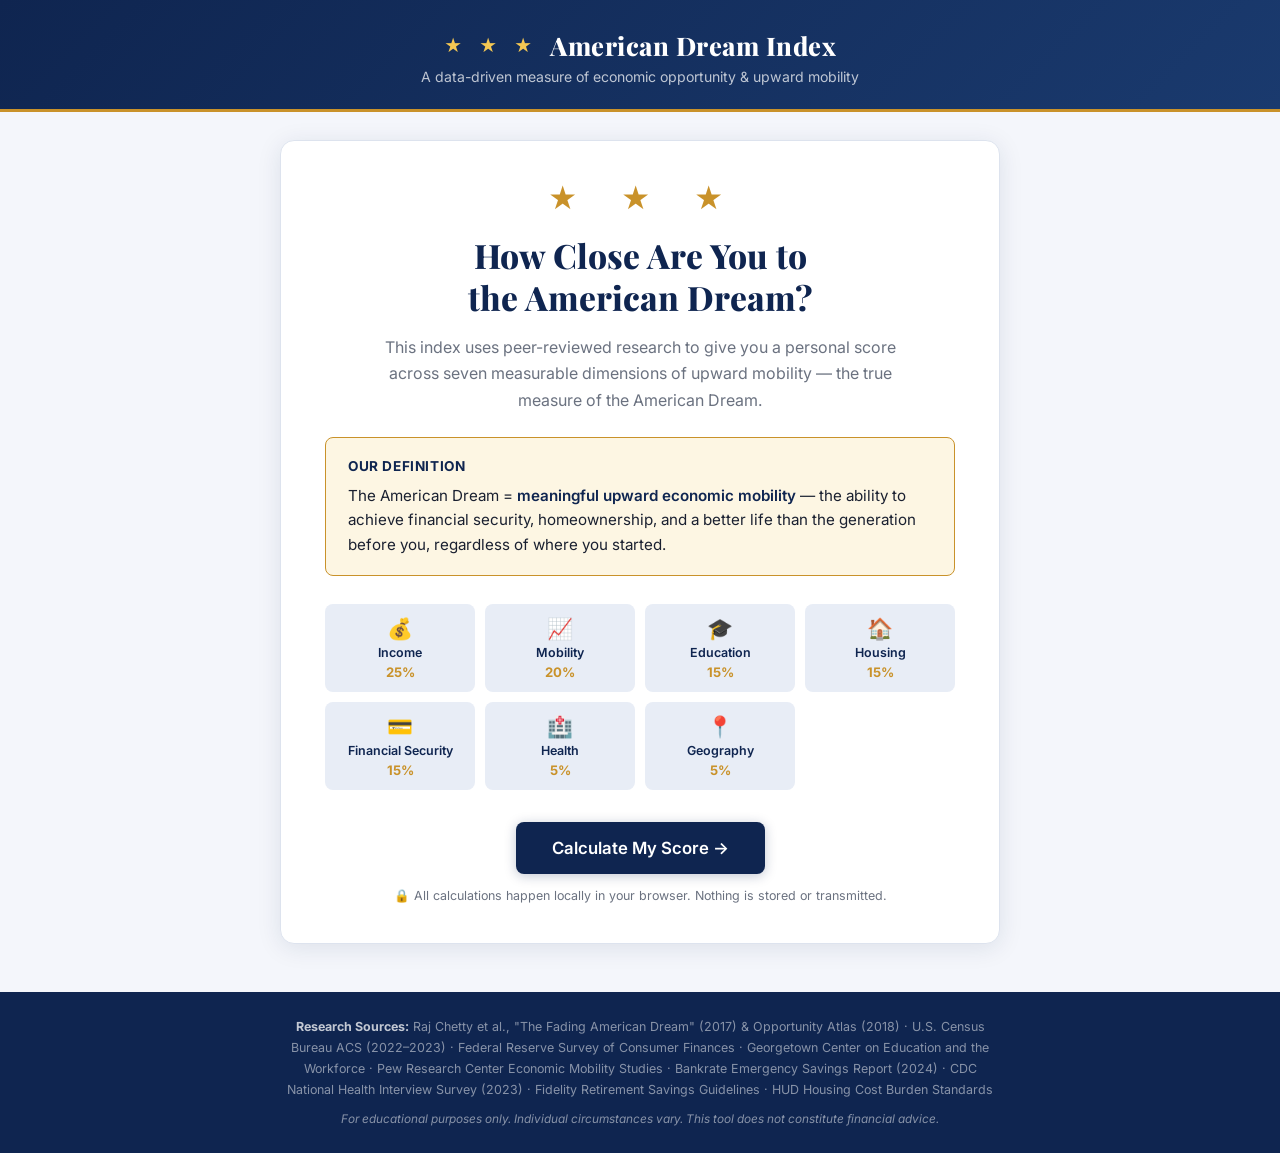
<file: index.html>
<!DOCTYPE html>
<html lang="en">
<head>
  <meta charset="UTF-8">
  <meta name="viewport" content="width=device-width, initial-scale=1.0">
  <title>American Dream Index</title>
  <link rel="stylesheet" href="styles.css">
  <link rel="preconnect" href="https://fonts.googleapis.com">
  <link href="https://fonts.googleapis.com/css2?family=Inter:wght@300;400;500;600;700;800&family=Playfair+Display:wght@700;800&display=swap" rel="stylesheet">
</head>
<body>

  <header class="site-header">
    <div class="header-inner">
      <div class="logo">
        <span class="logo-stars">★ ★ ★</span>
        <span class="logo-title">American Dream Index</span>
      </div>
      <p class="header-sub">A data-driven measure of economic opportunity &amp; upward mobility</p>
    </div>
  </header>

  <main>
    <div class="progress-wrap" id="progressWrap" style="display:none">
      <div class="progress-track"><div class="progress-bar" id="progressBar"></div></div>
      <span class="progress-label" id="progressLabel"></span>
    </div>

    <div id="stepsRoot">

      <!-- STEP 0: Welcome -->
      <section class="step active" id="step-0">
        <div class="card welcome-card">
          <div class="welcome-stars">★&nbsp;&nbsp;★&nbsp;&nbsp;★</div>
          <h1 class="welcome-title">How Close Are You to<br>the American Dream?</h1>
          <p class="welcome-intro">This index uses peer-reviewed research to give you a personal score across seven measurable dimensions of upward mobility — the true measure of the American Dream.</p>

          <div class="definition-box">
            <strong>Our Definition</strong>
            <p>The American Dream = <em>meaningful upward economic mobility</em> — the ability to achieve financial security, homeownership, and a better life than the generation before you, regardless of where you started.</p>
          </div>

          <div class="pillars-grid">
            <div class="pillar"><span class="pillar-icon">💰</span><span>Income</span><span class="pillar-weight">25%</span></div>
            <div class="pillar"><span class="pillar-icon">📈</span><span>Mobility</span><span class="pillar-weight">20%</span></div>
            <div class="pillar"><span class="pillar-icon">🎓</span><span>Education</span><span class="pillar-weight">15%</span></div>
            <div class="pillar"><span class="pillar-icon">🏠</span><span>Housing</span><span class="pillar-weight">15%</span></div>
            <div class="pillar"><span class="pillar-icon">💳</span><span>Financial Security</span><span class="pillar-weight">15%</span></div>
            <div class="pillar"><span class="pillar-icon">🏥</span><span>Health</span><span class="pillar-weight">5%</span></div>
            <div class="pillar"><span class="pillar-icon">📍</span><span>Geography</span><span class="pillar-weight">5%</span></div>
          </div>

          <button class="btn btn-primary btn-lg" onclick="goToStep(1)">Calculate My Score →</button>
          <p class="privacy-note">🔒 All calculations happen locally in your browser. Nothing is stored or transmitted.</p>
        </div>
      </section>

      <!-- STEP 1: About You -->
      <section class="step" id="step-1">
        <div class="card">
          <div class="step-icon">👤</div>
          <h2>About You</h2>
          <p class="step-desc">Basic context helps benchmark your results against national data.</p>

          <div class="form-group">
            <label class="form-label">Your current age</label>
            <div class="slider-wrap">
              <input type="range" id="age" min="18" max="75" value="35" class="range-input" oninput="syncSlider('age','ageVal')">
              <div class="slider-readout"><span id="ageVal">35</span> years old</div>
            </div>
          </div>

          <div class="form-group">
            <label class="form-label">State of residence</label>
            <select class="form-select" id="state">
              <option value="">Select your state…</option>
            </select>
          </div>

          <div class="form-group">
            <label class="form-label">Household size (people sharing income/expenses)</label>
            <div class="opt-row" id="householdSize-opts">
              <button class="opt-btn" onclick="pick(this,'householdSize','1')">1</button>
              <button class="opt-btn" onclick="pick(this,'householdSize','2')">2</button>
              <button class="opt-btn" onclick="pick(this,'householdSize','3')">3</button>
              <button class="opt-btn" onclick="pick(this,'householdSize','4')">4</button>
              <button class="opt-btn" onclick="pick(this,'householdSize','5')">5</button>
              <button class="opt-btn" onclick="pick(this,'householdSize','6')">6+</button>
            </div>
          </div>

          <div class="step-nav">
            <button class="btn btn-ghost" onclick="goToStep(0)">← Back</button>
            <button class="btn btn-primary" onclick="next(1,2,['state','householdSize'])">Next →</button>
          </div>
        </div>
      </section>

      <!-- STEP 2: Income -->
      <section class="step" id="step-2">
        <div class="card">
          <div class="step-icon">💰</div>
          <h2>Income &amp; Employment</h2>
          <p class="step-desc">Income is the most direct signal of economic position. The U.S. median household income is <strong>$74,580</strong> (Census Bureau, 2022).</p>

          <div class="form-group">
            <label class="form-label">Total annual household income (before taxes)</label>
            <div class="opt-col" id="income-opts">
              <button class="opt-btn" onclick="pick(this,'income','under25')">Under $25,000</button>
              <button class="opt-btn" onclick="pick(this,'income','25to40')">$25,000 – $40,000</button>
              <button class="opt-btn" onclick="pick(this,'income','40to60')">$40,000 – $60,000</button>
              <button class="opt-btn" onclick="pick(this,'income','60to80')">$60,000 – $80,000</button>
              <button class="opt-btn" onclick="pick(this,'income','80to100')">$80,000 – $100,000</button>
              <button class="opt-btn" onclick="pick(this,'income','100to150')">$100,000 – $150,000</button>
              <button class="opt-btn" onclick="pick(this,'income','150to250')">$150,000 – $250,000</button>
              <button class="opt-btn" onclick="pick(this,'income','over250')">$250,000+</button>
            </div>
          </div>

          <div class="form-group">
            <label class="form-label">Employment status</label>
            <div class="opt-grid" id="employment-opts">
              <button class="opt-btn" onclick="pick(this,'employment','fulltime')">Full-time employed</button>
              <button class="opt-btn" onclick="pick(this,'employment','selfemployed')">Self-employed</button>
              <button class="opt-btn" onclick="pick(this,'employment','parttime')">Part-time employed</button>
              <button class="opt-btn" onclick="pick(this,'employment','retired')">Retired</button>
              <button class="opt-btn" onclick="pick(this,'employment','unemployed')">Unemployed</button>
              <button class="opt-btn" onclick="pick(this,'employment','student')">Student</button>
            </div>
          </div>

          <div class="step-nav">
            <button class="btn btn-ghost" onclick="goToStep(1)">← Back</button>
            <button class="btn btn-primary" onclick="next(2,3,['income','employment'])">Next →</button>
          </div>
        </div>
      </section>

      <!-- STEP 3: Mobility -->
      <section class="step" id="step-3">
        <div class="card">
          <div class="step-icon">📈</div>
          <h2>Upward Mobility</h2>
          <p class="step-desc">Harvard economist Raj Chetty's research shows that <em>where you start</em> strongly predicts where you end up — but surpassing your parents is the defining measure of the American Dream. Only about <strong>50% of Americans</strong> out-earn their parents (Chetty et al., 2017).</p>

          <div class="form-group">
            <label class="form-label">Your parents' economic class while you were growing up</label>
            <div class="opt-col" id="parentsClass-opts">
              <button class="opt-btn" onclick="pick(this,'parentsClass','poor')">Poor — struggled to meet basic needs</button>
              <button class="opt-btn" onclick="pick(this,'parentsClass','working')">Working class — paycheck to paycheck</button>
              <button class="opt-btn" onclick="pick(this,'parentsClass','middle')">Middle class — stable, some savings</button>
              <button class="opt-btn" onclick="pick(this,'parentsClass','uppermiddle')">Upper-middle class — comfortable, vacations, college</button>
              <button class="opt-btn" onclick="pick(this,'parentsClass','wealthy')">Wealthy — significant assets, financial security</button>
            </div>
          </div>

          <div class="form-group">
            <label class="form-label">Compared to your parents at a similar age, your financial situation is…</label>
            <div class="opt-col" id="mobilityChange-opts">
              <button class="opt-btn" onclick="pick(this,'mobilityChange','muchworse')">Much worse than my parents</button>
              <button class="opt-btn" onclick="pick(this,'mobilityChange','worse')">Somewhat worse than my parents</button>
              <button class="opt-btn" onclick="pick(this,'mobilityChange','same')">About the same as my parents</button>
              <button class="opt-btn" onclick="pick(this,'mobilityChange','better')">Somewhat better than my parents</button>
              <button class="opt-btn" onclick="pick(this,'mobilityChange','muchbetter')">Much better than my parents</button>
            </div>
          </div>

          <div class="step-nav">
            <button class="btn btn-ghost" onclick="goToStep(2)">← Back</button>
            <button class="btn btn-primary" onclick="next(3,4,['parentsClass','mobilityChange'])">Next →</button>
          </div>
        </div>
      </section>

      <!-- STEP 4: Education -->
      <section class="step" id="step-4">
        <div class="card">
          <div class="step-icon">🎓</div>
          <h2>Education</h2>
          <p class="step-desc">Education is the strongest predictor of lifetime earnings. Workers with a bachelor's degree earn <strong>84% more</strong> over a lifetime than those with only a high school diploma (Georgetown Center on Education and the Workforce).</p>

          <div class="form-group">
            <label class="form-label">Highest level of education completed</label>
            <div class="opt-col" id="education-opts">
              <button class="opt-btn" onclick="pick(this,'education','nodiploma')">Less than high school diploma</button>
              <button class="opt-btn" onclick="pick(this,'education','highschool')">High school diploma / GED</button>
              <button class="opt-btn" onclick="pick(this,'education','somecollege')">Some college (no degree)</button>
              <button class="opt-btn" onclick="pick(this,'education','associates')">Associate's degree</button>
              <button class="opt-btn" onclick="pick(this,'education','bachelors')">Bachelor's degree</button>
              <button class="opt-btn" onclick="pick(this,'education','graduate')">Graduate or professional degree (MBA, JD, MD, etc.)</button>
            </div>
          </div>

          <div class="form-group">
            <label class="form-label">Current student loan debt</label>
            <div class="opt-col" id="studentDebt-opts">
              <button class="opt-btn" onclick="pick(this,'studentDebt','none')">No student debt</button>
              <button class="opt-btn" onclick="pick(this,'studentDebt','under25k')">Less than $25,000</button>
              <button class="opt-btn" onclick="pick(this,'studentDebt','25to50k')">$25,000 – $50,000</button>
              <button class="opt-btn" onclick="pick(this,'studentDebt','50to100k')">$50,000 – $100,000</button>
              <button class="opt-btn" onclick="pick(this,'studentDebt','over100k')">Over $100,000</button>
            </div>
          </div>

          <div class="step-nav">
            <button class="btn btn-ghost" onclick="goToStep(3)">← Back</button>
            <button class="btn btn-primary" onclick="next(4,5,['education','studentDebt'])">Next →</button>
          </div>
        </div>
      </section>

      <!-- STEP 5: Housing -->
      <section class="step" id="step-5">
        <div class="card">
          <div class="step-icon">🏠</div>
          <h2>Housing &amp; Homeownership</h2>
          <p class="step-desc">Homeownership is the primary wealth-building vehicle for American families and a cornerstone of the Dream. <strong>65.6% of Americans</strong> own their home, though first-time ownership is at a near-50-year low (Census Bureau, 2023).</p>

          <div class="form-group">
            <label class="form-label">Your current housing situation</label>
            <div class="opt-col" id="housingStatus-opts">
              <button class="opt-btn" onclick="pick(this,'housingStatus','ownoutright'); showEquity(false)">Own my home outright (no mortgage)</button>
              <button class="opt-btn" onclick="pick(this,'housingStatus','ownmortgage'); showEquity(true)">Own with a mortgage</button>
              <button class="opt-btn" onclick="pick(this,'housingStatus','rent'); showEquity(false)">Rent</button>
              <button class="opt-btn" onclick="pick(this,'housingStatus','other'); showEquity(false)">Other / unstable / living with family</button>
            </div>
          </div>

          <div class="form-group" id="equityGroup" style="display:none">
            <label class="form-label">Approximate home equity (% of home's value you own)</label>
            <div class="opt-col" id="homeEquity-opts">
              <button class="opt-btn" onclick="pick(this,'homeEquity','underwater')">Underwater / negative equity</button>
              <button class="opt-btn" onclick="pick(this,'homeEquity','under20')">Less than 20%</button>
              <button class="opt-btn" onclick="pick(this,'homeEquity','20to50')">20% – 50%</button>
              <button class="opt-btn" onclick="pick(this,'homeEquity','over50')">More than 50%</button>
            </div>
          </div>

          <div class="form-group">
            <label class="form-label">Housing costs as a % of gross monthly income (rent/mortgage + taxes + insurance)</label>
            <div class="opt-col" id="housingCost-opts">
              <button class="opt-btn" onclick="pick(this,'housingCostPct','under20')">Less than 20% — well within means</button>
              <button class="opt-btn" onclick="pick(this,'housingCostPct','20to28')">20% – 28% — the recommended range</button>
              <button class="opt-btn" onclick="pick(this,'housingCostPct','28to35')">28% – 35% — stretched but manageable</button>
              <button class="opt-btn" onclick="pick(this,'housingCostPct','35to45')">35% – 45% — housing burdened</button>
              <button class="opt-btn" onclick="pick(this,'housingCostPct','over45')">More than 45% — severely burdened</button>
            </div>
          </div>

          <div class="step-nav">
            <button class="btn btn-ghost" onclick="goToStep(4)">← Back</button>
            <button class="btn btn-primary" onclick="next(5,6,['housingStatus','housingCostPct'])">Next →</button>
          </div>
        </div>
      </section>

      <!-- STEP 6: Financial Security -->
      <section class="step" id="step-6">
        <div class="card">
          <div class="step-icon">💳</div>
          <h2>Financial Security</h2>
          <p class="step-desc">Financial resilience determines whether setbacks derail your progress. <strong>56% of Americans</strong> cannot cover a $1,000 emergency expense without debt (Bankrate, 2024).</p>

          <div class="form-group">
            <label class="form-label">Emergency savings (months of living expenses you could cover)</label>
            <div class="opt-col" id="emergencyFund-opts">
              <button class="opt-btn" onclick="pick(this,'emergencyFund','none')">Less than 1 month</button>
              <button class="opt-btn" onclick="pick(this,'emergencyFund','1to3')">1 – 3 months</button>
              <button class="opt-btn" onclick="pick(this,'emergencyFund','3to6')">3 – 6 months</button>
              <button class="opt-btn" onclick="pick(this,'emergencyFund','over6')">More than 6 months</button>
            </div>
          </div>

          <div class="form-group">
            <label class="form-label">Retirement savings trajectory<br><small>Benchmark: 1× salary by 30 · 3× by 40 · 6× by 50 · 8× by 60 (Fidelity)</small></label>
            <div class="opt-col" id="retirement-opts">
              <button class="opt-btn" onclick="pick(this,'retirement','ahead')">Ahead of schedule</button>
              <button class="opt-btn" onclick="pick(this,'retirement','ontrack')">On track</button>
              <button class="opt-btn" onclick="pick(this,'retirement','slightlybehind')">Slightly behind</button>
              <button class="opt-btn" onclick="pick(this,'retirement','significantlybehind')">Significantly behind</button>
              <button class="opt-btn" onclick="pick(this,'retirement','notsaving')">Not saving for retirement yet</button>
            </div>
          </div>

          <div class="form-group">
            <label class="form-label">Non-mortgage debt (credit cards, auto, personal loans) as % of annual income</label>
            <div class="opt-col" id="debtRatio-opts">
              <button class="opt-btn" onclick="pick(this,'debtRatio','under10')">Less than 10% — minimal debt</button>
              <button class="opt-btn" onclick="pick(this,'debtRatio','10to20')">10% – 20%</button>
              <button class="opt-btn" onclick="pick(this,'debtRatio','20to35')">20% – 35%</button>
              <button class="opt-btn" onclick="pick(this,'debtRatio','35to50')">35% – 50%</button>
              <button class="opt-btn" onclick="pick(this,'debtRatio','over50')">More than 50% — high debt burden</button>
            </div>
          </div>

          <div class="step-nav">
            <button class="btn btn-ghost" onclick="goToStep(5)">← Back</button>
            <button class="btn btn-primary" onclick="next(6,7,['emergencyFund','retirement','debtRatio'])">Next →</button>
          </div>
        </div>
      </section>

      <!-- STEP 7: Health -->
      <section class="step" id="step-7">
        <div class="card">
          <div class="step-icon">🏥</div>
          <h2>Health Security</h2>
          <p class="step-desc">Medical debt is a top cause of financial ruin in the U.S. — and the leading driver of bankruptcy. <strong>8.6% of Americans remain uninsured</strong> and 1 in 4 skip needed care due to cost (CDC, 2023).</p>

          <div class="form-group">
            <label class="form-label">Health insurance coverage</label>
            <div class="opt-col" id="insurance-opts">
              <button class="opt-btn" onclick="pick(this,'insurance','employer')">Yes — employer-sponsored plan</button>
              <button class="opt-btn" onclick="pick(this,'insurance','private')">Yes — private / ACA marketplace plan</button>
              <button class="opt-btn" onclick="pick(this,'insurance','government')">Yes — Medicare or Medicaid</button>
              <button class="opt-btn" onclick="pick(this,'insurance','uninsured')">No — currently uninsured</button>
            </div>
          </div>

          <div class="form-group">
            <label class="form-label">How affordable are your out-of-pocket healthcare costs?</label>
            <div class="opt-col" id="healthAfford-opts">
              <button class="opt-btn" onclick="pick(this,'healthAfford','always')">Always affordable — no financial stress</button>
              <button class="opt-btn" onclick="pick(this,'healthAfford','usually')">Usually manageable</button>
              <button class="opt-btn" onclick="pick(this,'healthAfford','sometimes')">Sometimes a financial stretch</button>
              <button class="opt-btn" onclick="pick(this,'healthAfford','rarely')">Often a serious burden</button>
              <button class="opt-btn" onclick="pick(this,'healthAfford','avoid')">I delay or avoid care due to cost</button>
            </div>
          </div>

          <div class="step-nav">
            <button class="btn btn-ghost" onclick="goToStep(6)">← Back</button>
            <button class="btn btn-primary" onclick="submitAndScore()">Calculate My Score →</button>
          </div>
        </div>
      </section>

      <!-- RESULTS -->
      <section class="step" id="step-results"></section>

    </div><!-- /stepsRoot -->
  </main>

  <footer class="site-footer">
    <div class="footer-inner">
      <p><strong>Research Sources:</strong> Raj Chetty et al., "The Fading American Dream" (2017) &amp; Opportunity Atlas (2018) · U.S. Census Bureau ACS (2022–2023) · Federal Reserve Survey of Consumer Finances · Georgetown Center on Education and the Workforce · Pew Research Center Economic Mobility Studies · Bankrate Emergency Savings Report (2024) · CDC National Health Interview Survey (2023) · Fidelity Retirement Savings Guidelines · HUD Housing Cost Burden Standards</p>
      <p class="footer-disclaimer">For educational purposes only. Individual circumstances vary. This tool does not constitute financial advice.</p>
    </div>
  </footer>

  <script src="app.js"></script>
</body>
</html>
</file>
<file: styles.css>
/* =====================================================
   AMERICAN DREAM INDEX — styles.css
   ===================================================== */

:root {
  --navy:       #0f2550;
  --navy-light: #1a3a6e;
  --navy-pale:  #e8edf6;
  --gold:       #c9922a;
  --gold-light: #f5c853;
  --gold-pale:  #fdf6e3;
  --red-score:  #c0392b;
  --orange-score: #e67e22;
  --amber-score:  #d4a017;
  --green-score:  #27ae60;
  --dkgreen-score:#1a6b3a;
  --text:       #1a2030;
  --text-muted: #6b7280;
  --border:     #dde3ee;
  --bg:         #f4f6fb;
  --white:      #ffffff;
  --shadow:     0 4px 24px rgba(15,37,80,0.10);
  --shadow-lg:  0 8px 40px rgba(15,37,80,0.16);
  --radius:     14px;
  --radius-sm:  8px;
  --transition: 0.22s ease;
}

*, *::before, *::after { box-sizing: border-box; margin: 0; padding: 0; }

html { scroll-behavior: smooth; }

body {
  font-family: 'Inter', system-ui, sans-serif;
  background: var(--bg);
  color: var(--text);
  min-height: 100vh;
  display: flex;
  flex-direction: column;
}

/* ---- HEADER ---- */
.site-header {
  background: linear-gradient(135deg, var(--navy) 0%, var(--navy-light) 100%);
  padding: 28px 24px 24px;
  text-align: center;
  border-bottom: 3px solid var(--gold);
}
.header-inner { max-width: 720px; margin: 0 auto; }
.logo { display: flex; align-items: center; justify-content: center; gap: 12px; margin-bottom: 6px; }
.logo-stars { color: var(--gold-light); font-size: 1.1rem; letter-spacing: 6px; }
.logo-title {
  font-family: 'Playfair Display', Georgia, serif;
  font-size: 1.6rem;
  font-weight: 800;
  color: var(--white);
  letter-spacing: 0.5px;
}
.header-sub { color: rgba(255,255,255,0.72); font-size: 0.88rem; font-weight: 400; }

/* ---- PROGRESS ---- */
.progress-wrap {
  max-width: 720px;
  margin: 20px auto 0;
  padding: 0 20px;
  display: flex;
  align-items: center;
  gap: 14px;
}
.progress-track {
  flex: 1;
  height: 6px;
  background: var(--border);
  border-radius: 99px;
  overflow: hidden;
}
.progress-bar {
  height: 100%;
  background: linear-gradient(90deg, var(--navy), var(--gold));
  border-radius: 99px;
  transition: width 0.45s cubic-bezier(0.4,0,0.2,1);
  width: 0%;
}
.progress-label { font-size: 0.78rem; color: var(--text-muted); white-space: nowrap; font-weight: 600; }

/* ---- MAIN / STEPS ---- */
main { flex: 1; padding: 28px 16px 48px; }

#stepsRoot { max-width: 720px; margin: 0 auto; }

.step { display: none; }
.step.active { display: block; animation: fadeSlide 0.3s ease both; }

@keyframes fadeSlide {
  from { opacity: 0; transform: translateY(18px); }
  to   { opacity: 1; transform: translateY(0); }
}

/* ---- CARDS ---- */
.card {
  background: var(--white);
  border-radius: var(--radius);
  box-shadow: var(--shadow);
  padding: 40px 44px;
  border: 1px solid var(--border);
}

@media (max-width: 600px) {
  .card { padding: 28px 22px; }
  .logo-title { font-size: 1.25rem; }
}

/* ---- WELCOME CARD ---- */
.welcome-card { text-align: center; }
.welcome-stars { color: var(--gold); font-size: 1.8rem; letter-spacing: 10px; margin-bottom: 18px; }
.welcome-title {
  font-family: 'Playfair Display', Georgia, serif;
  font-size: 2.1rem;
  font-weight: 800;
  color: var(--navy);
  line-height: 1.25;
  margin-bottom: 16px;
}
.welcome-intro { color: var(--text-muted); font-size: 1rem; line-height: 1.65; max-width: 560px; margin: 0 auto 24px; }

.definition-box {
  background: var(--gold-pale);
  border: 1.5px solid var(--gold);
  border-radius: var(--radius-sm);
  padding: 18px 22px;
  margin: 0 0 28px;
  text-align: left;
  font-size: 0.95rem;
  line-height: 1.6;
}
.definition-box strong { display: block; color: var(--navy); font-weight: 700; margin-bottom: 6px; font-size: 0.85rem; text-transform: uppercase; letter-spacing: 0.6px; }
.definition-box em { font-style: normal; color: var(--navy); font-weight: 600; }

.pillars-grid {
  display: grid;
  grid-template-columns: repeat(4, 1fr);
  gap: 10px;
  margin-bottom: 32px;
}
@media (max-width: 520px) { .pillars-grid { grid-template-columns: repeat(2, 1fr); } }

.pillar {
  display: flex;
  flex-direction: column;
  align-items: center;
  gap: 4px;
  background: var(--navy-pale);
  border-radius: var(--radius-sm);
  padding: 12px 8px;
  font-size: 0.78rem;
  font-weight: 600;
  color: var(--navy);
}
.pillar-icon { font-size: 1.3rem; }
.pillar-weight { color: var(--gold); font-weight: 700; font-size: 0.82rem; }

.privacy-note { font-size: 0.78rem; color: var(--text-muted); margin-top: 14px; }

/* ---- STEP CARDS ---- */
.step-icon { font-size: 2.4rem; margin-bottom: 10px; }
h2 {
  font-family: 'Playfair Display', Georgia, serif;
  font-size: 1.55rem;
  font-weight: 800;
  color: var(--navy);
  margin-bottom: 10px;
}
.step-desc { color: var(--text-muted); font-size: 0.93rem; line-height: 1.6; margin-bottom: 28px; }
.step-desc strong { color: var(--navy); }

/* ---- FORM ELEMENTS ---- */
.form-group { margin-bottom: 26px; }
.form-label {
  display: block;
  font-weight: 600;
  font-size: 0.95rem;
  color: var(--navy);
  margin-bottom: 12px;
  line-height: 1.4;
}
.form-label small { font-weight: 400; color: var(--text-muted); font-size: 0.82rem; }

.form-select {
  width: 100%;
  padding: 11px 14px;
  border: 1.5px solid var(--border);
  border-radius: var(--radius-sm);
  font-family: inherit;
  font-size: 0.95rem;
  color: var(--text);
  background: var(--white);
  appearance: none;
  background-image: url("data:image/svg+xml,%3Csvg xmlns='http://www.w3.org/2000/svg' width='12' height='8' viewBox='0 0 12 8'%3E%3Cpath fill='%236b7280' d='M6 8L0 0h12z'/%3E%3C/svg%3E");
  background-repeat: no-repeat;
  background-position: right 14px center;
  cursor: pointer;
  transition: border-color var(--transition);
}
.form-select:focus { outline: none; border-color: var(--navy); }

/* Slider */
.slider-wrap { display: flex; align-items: center; gap: 16px; }
.range-input {
  flex: 1;
  -webkit-appearance: none;
  height: 6px;
  border-radius: 99px;
  background: var(--border);
  outline: none;
  cursor: pointer;
}
.range-input::-webkit-slider-thumb {
  -webkit-appearance: none;
  width: 22px; height: 22px;
  border-radius: 50%;
  background: var(--navy);
  border: 3px solid var(--white);
  box-shadow: 0 2px 8px rgba(15,37,80,0.3);
  cursor: pointer;
  transition: background var(--transition);
}
.range-input:hover::-webkit-slider-thumb { background: var(--gold); }
.slider-readout {
  font-weight: 700;
  font-size: 1rem;
  color: var(--navy);
  white-space: nowrap;
  min-width: 100px;
}

/* Option buttons */
.opt-col { display: flex; flex-direction: column; gap: 8px; }
.opt-row { display: flex; flex-wrap: wrap; gap: 8px; }
.opt-grid { display: grid; grid-template-columns: 1fr 1fr; gap: 8px; }
@media (max-width: 500px) { .opt-grid { grid-template-columns: 1fr; } }

.opt-btn {
  padding: 11px 16px;
  border: 1.5px solid var(--border);
  border-radius: var(--radius-sm);
  background: var(--white);
  color: var(--text);
  font-family: inherit;
  font-size: 0.92rem;
  font-weight: 500;
  cursor: pointer;
  text-align: left;
  transition: all var(--transition);
  line-height: 1.4;
}
.opt-btn:hover { border-color: var(--navy); background: var(--navy-pale); color: var(--navy); }
.opt-btn.selected {
  border-color: var(--navy);
  background: var(--navy);
  color: var(--white);
  font-weight: 600;
}
.opt-row .opt-btn { text-align: center; flex: 0 0 auto; padding: 10px 18px; }

/* ---- NAVIGATION ---- */
.step-nav { display: flex; justify-content: space-between; align-items: center; margin-top: 32px; gap: 12px; }

/* ---- BUTTONS ---- */
.btn {
  display: inline-flex;
  align-items: center;
  justify-content: center;
  gap: 8px;
  padding: 12px 26px;
  border-radius: var(--radius-sm);
  font-family: inherit;
  font-size: 0.95rem;
  font-weight: 600;
  cursor: pointer;
  border: none;
  transition: all var(--transition);
  text-decoration: none;
  white-space: nowrap;
}
.btn-primary {
  background: var(--navy);
  color: var(--white);
  box-shadow: 0 2px 12px rgba(15,37,80,0.25);
}
.btn-primary:hover { background: var(--navy-light); transform: translateY(-1px); box-shadow: 0 4px 16px rgba(15,37,80,0.3); }
.btn-ghost { background: transparent; color: var(--navy); border: 1.5px solid var(--border); }
.btn-ghost:hover { background: var(--navy-pale); border-color: var(--navy); }
.btn-lg { padding: 16px 36px; font-size: 1.05rem; border-radius: var(--radius-sm); }
.btn-outline-navy { background: transparent; color: var(--navy); border: 2px solid var(--navy); }
.btn-outline-navy:hover { background: var(--navy); color: var(--white); }

/* ---- VALIDATION ERROR ---- */
.validation-error {
  color: #c0392b;
  font-size: 0.84rem;
  font-weight: 600;
  margin-top: 10px;
  padding: 8px 12px;
  background: #fdf0ee;
  border-radius: var(--radius-sm);
  border-left: 3px solid #c0392b;
  display: none;
}

/* =====================================================
   RESULTS PAGE
   ===================================================== */

.results-wrap { animation: fadeSlide 0.4s ease both; }

/* Score Hero */
.score-hero {
  background: linear-gradient(135deg, var(--navy) 0%, #1c3d7a 100%);
  border-radius: var(--radius);
  padding: 44px 40px 36px;
  text-align: center;
  margin-bottom: 24px;
  box-shadow: var(--shadow-lg);
  border: 1px solid rgba(255,255,255,0.08);
}
.score-hero-label {
  font-size: 0.8rem;
  font-weight: 700;
  text-transform: uppercase;
  letter-spacing: 1.5px;
  color: rgba(255,255,255,0.55);
  margin-bottom: 20px;
}
.gauge-svg { display: block; margin: 0 auto 16px; overflow: visible; }
.gauge-track { fill: none; stroke: rgba(255,255,255,0.1); stroke-width: 18; stroke-linecap: round; }
.gauge-fill  { fill: none; stroke-width: 18; stroke-linecap: round; transition: stroke-dashoffset 1.2s cubic-bezier(0.4,0,0.2,1); }
.gauge-score-num { font-family: 'Playfair Display', serif; fill: #fff; font-weight: 800; text-anchor: middle; }
.gauge-score-sub { fill: rgba(255,255,255,0.5); text-anchor: middle; font-family: 'Inter', sans-serif; }

.tier-badge {
  display: inline-block;
  padding: 8px 22px;
  border-radius: 99px;
  font-size: 1rem;
  font-weight: 700;
  letter-spacing: 0.3px;
  margin-bottom: 10px;
}
.tier-living  { background: rgba(26,107,58,0.85);  color: #d4f7e3; }
.tier-ontrack { background: rgba(39,174,96,0.8);   color: #e8fdf0; }
.tier-climbing{ background: rgba(212,160,23,0.85); color: #fffae0; }
.tier-struggle{ background: rgba(230,126,34,0.8);  color: #fff3e0; }
.tier-risk    { background: rgba(192,57,43,0.85);  color: #fde8e6; }

.tier-desc-text { color: rgba(255,255,255,0.75); font-size: 0.93rem; line-height: 1.5; max-width: 460px; margin: 0 auto; }

.meta-tags { display: flex; justify-content: center; gap: 16px; flex-wrap: wrap; margin-top: 16px; }
.meta-tag { font-size: 0.8rem; color: rgba(255,255,255,0.5); font-weight: 500; }
.meta-tag span { color: rgba(255,255,255,0.85); font-weight: 600; }

/* Results grid */
.results-grid { display: grid; gap: 20px; }
.result-card {
  background: var(--white);
  border-radius: var(--radius);
  padding: 28px 32px;
  box-shadow: var(--shadow);
  border: 1px solid var(--border);
}
.result-card h3 {
  font-size: 0.78rem;
  font-weight: 700;
  text-transform: uppercase;
  letter-spacing: 1.2px;
  color: var(--text-muted);
  margin-bottom: 20px;
}

/* Breakdown bars */
.breakdown-list { display: flex; flex-direction: column; gap: 16px; }
.breakdown-item {}
.breakdown-header {
  display: flex;
  justify-content: space-between;
  align-items: baseline;
  margin-bottom: 6px;
}
.breakdown-name { font-size: 0.92rem; font-weight: 600; color: var(--navy); }
.breakdown-score-label { font-size: 0.85rem; font-weight: 700; }
.breakdown-bar-track {
  height: 10px;
  background: #edf0f7;
  border-radius: 99px;
  overflow: hidden;
}
.breakdown-bar-fill {
  height: 100%;
  border-radius: 99px;
  transition: width 1s cubic-bezier(0.4,0,0.2,1);
  width: 0%;
}
.breakdown-context { font-size: 0.78rem; color: var(--text-muted); margin-top: 4px; line-height: 1.4; }

/* Insights */
.insight-list { display: flex; flex-direction: column; gap: 12px; }
.insight-item {
  display: flex;
  gap: 12px;
  padding: 14px 16px;
  border-radius: var(--radius-sm);
  font-size: 0.9rem;
  line-height: 1.55;
}
.insight-positive { background: #f0faf4; border-left: 3px solid var(--green-score); }
.insight-neutral  { background: #fffbf0; border-left: 3px solid var(--amber-score); }
.insight-negative { background: #fef5f4; border-left: 3px solid var(--red-score); }
.insight-icon { font-size: 1.1rem; flex-shrink: 0; margin-top: 1px; }

/* National context stats */
.stat-grid { display: grid; grid-template-columns: 1fr 1fr; gap: 14px; }
@media (max-width: 480px) { .stat-grid { grid-template-columns: 1fr; } }
.stat-box {
  background: var(--navy-pale);
  border-radius: var(--radius-sm);
  padding: 16px 18px;
  text-align: center;
}
.stat-box-num {
  font-family: 'Playfair Display', serif;
  font-size: 1.8rem;
  font-weight: 800;
  color: var(--navy);
  line-height: 1;
  margin-bottom: 4px;
}
.stat-box-label { font-size: 0.78rem; color: var(--text-muted); line-height: 1.35; font-weight: 500; }
.stat-box-sub { font-size: 0.72rem; color: var(--gold); font-weight: 600; margin-top: 3px; }

/* Tips */
.tips-list { display: flex; flex-direction: column; gap: 12px; }
.tip-item {
  display: flex;
  gap: 14px;
  align-items: flex-start;
  padding: 14px 16px;
  background: #f8f9fd;
  border-radius: var(--radius-sm);
  border: 1px solid var(--border);
}
.tip-rank {
  background: var(--navy);
  color: var(--white);
  width: 24px; height: 24px;
  border-radius: 50%;
  display: flex; align-items: center; justify-content: center;
  font-size: 0.78rem;
  font-weight: 700;
  flex-shrink: 0;
}
.tip-content {}
.tip-title { font-weight: 700; font-size: 0.92rem; color: var(--navy); margin-bottom: 3px; }
.tip-body  { font-size: 0.85rem; color: var(--text-muted); line-height: 1.5; }
.tip-potential { font-size: 0.75rem; color: var(--green-score); font-weight: 700; margin-top: 4px; }

/* Methodology */
.methodology-grid { display: grid; grid-template-columns: 1fr 1fr; gap: 14px; }
@media (max-width: 520px) { .methodology-grid { grid-template-columns: 1fr; } }
.method-item {
  padding: 14px 16px;
  background: var(--navy-pale);
  border-radius: var(--radius-sm);
  font-size: 0.85rem;
}
.method-name { font-weight: 700; color: var(--navy); margin-bottom: 3px; font-size: 0.88rem; }
.method-weight { color: var(--gold); font-weight: 700; font-size: 0.78rem; }
.method-source { color: var(--text-muted); font-size: 0.78rem; margin-top: 4px; line-height: 1.4; }

/* Retake */
.retake-section { text-align: center; margin-top: 8px; }

/* ---- FOOTER ---- */
.site-footer {
  background: var(--navy);
  color: rgba(255,255,255,0.5);
  padding: 24px;
  text-align: center;
  font-size: 0.78rem;
  line-height: 1.7;
  margin-top: auto;
}
.footer-inner { max-width: 720px; margin: 0 auto; }
.site-footer strong { color: rgba(255,255,255,0.75); }
.footer-disclaimer { margin-top: 8px; font-style: italic; font-size: 0.74rem; }

/* ---- SCORE COLORS (utility) ---- */
.color-red    { color: var(--red-score);    }
.color-orange { color: var(--orange-score); }
.color-amber  { color: var(--amber-score);  }
.color-green  { color: var(--green-score);  }
.color-dkgreen{ color: var(--dkgreen-score);}

.fill-red    { background: var(--red-score);    }
.fill-orange { background: var(--orange-score); }
.fill-amber  { background: var(--amber-score);  }
.fill-green  { background: var(--green-score);  }
.fill-dkgreen{ background: var(--dkgreen-score);}
</file>
